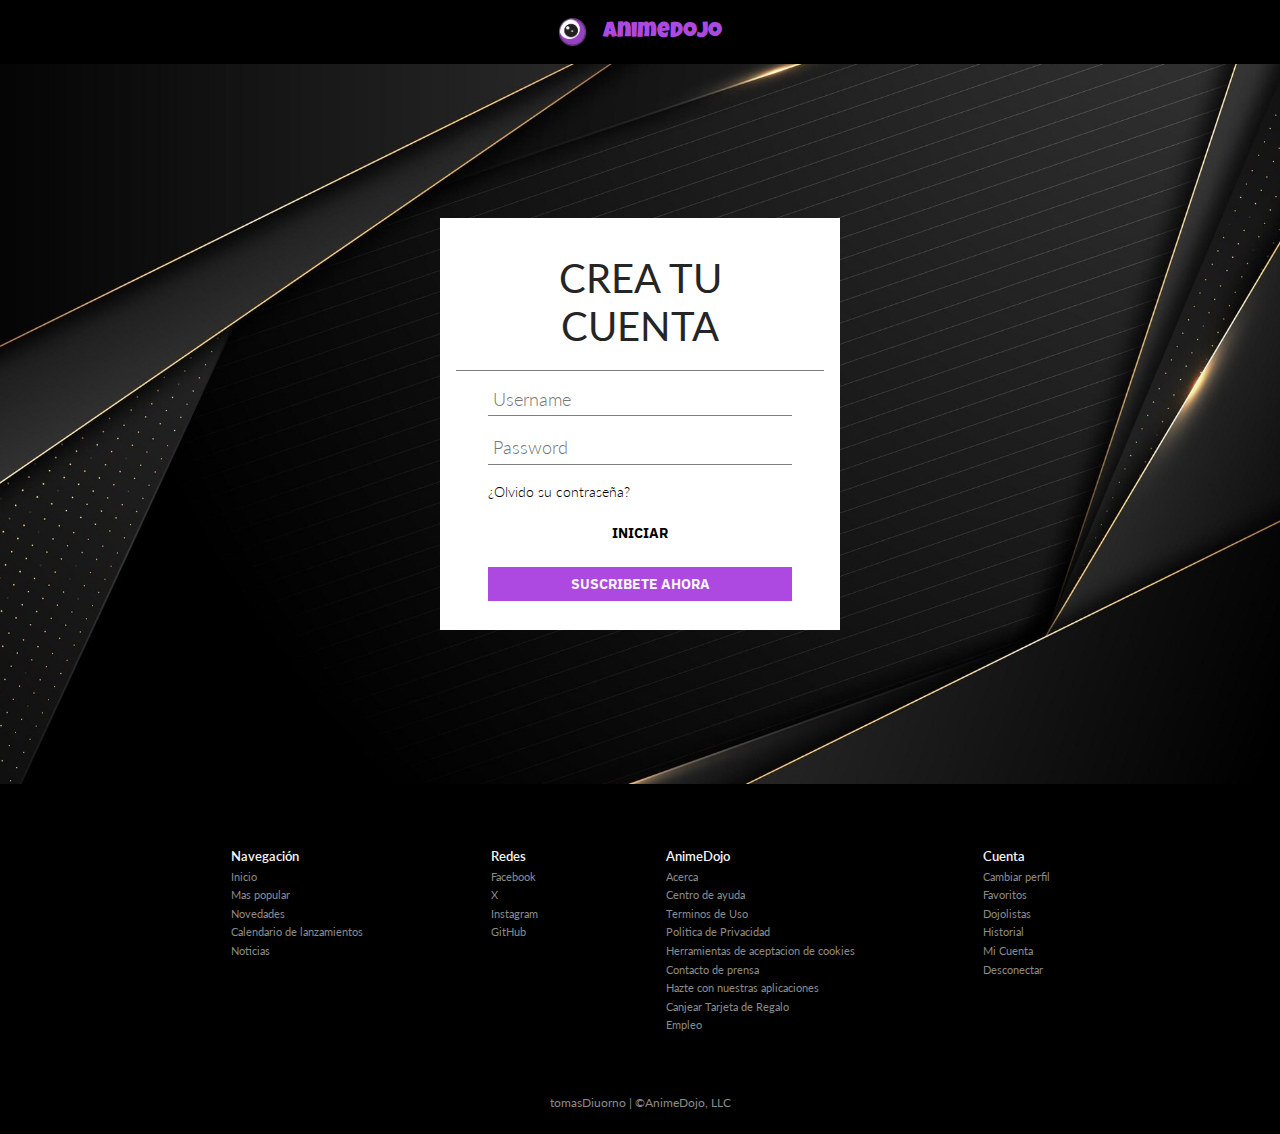
<file: pages/acces.html>
<!DOCTYPE html>
<html lang="en">
<head>
    <meta charset="UTF-8">
    <meta name="viewport" content="width=device-width, initial-scale=1.0">
    <!-- Icono Pestaña -->
    <link rel="icon" type="image/png" href="../img/logos/logo.png">

    <!-- Font awesome -->
    <link rel="stylesheet" href="https://cdnjs.cloudflare.com/ajax/libs/font-awesome/6.6.0/css/all.min.css" integrity="sha512-Kc323vGBEqzTmouAECnVceyQqyqdsSiqLQISBL29aUW4U/M7pSPA/gEUZQqv1cwx4OnYxTxve5UMg5GT6L4JJg==" crossorigin="anonymous" referrerpolicy="no-referrer" />

    <!-- CSS -->
    <link rel="stylesheet" href="../css/styles.css">
    <link rel="stylesheet" href="../css/login.css">

    <!-- FONTS -->
    <link rel="preconnect" href="https://fonts.googleapis.com">
    <link rel="preconnect" href="https://fonts.gstatic.com" crossorigin>
    <link href="https://fonts.googleapis.com/css2?family=Luckiest+Guy&display=swap" rel="stylesheet">

    <link rel="preconnect" href="https://fonts.googleapis.com">
    <link rel="preconnect" href="https://fonts.gstatic.com" crossorigin>
    <link href="https://fonts.googleapis.com/css2?family=IBM+Plex+Sans:ital,wght@0,100;0,200;0,300;0,400;0,500;0,600;0,700;1,100;1,200;1,300;1,400;1,500;1,600;1,700&family=Roboto:ital,wght@0,100;0,300;0,400;0,500;0,700;0,900;1,100;1,300;1,400;1,500;1,700;1,900&display=swap" rel="stylesheet">

    <link rel="preconnect" href="https://fonts.googleapis.com">
    <link rel="preconnect" href="https://fonts.gstatic.com" crossorigin>
    <link href="https://fonts.googleapis.com/css2?family=Lato:ital,wght@0,100;0,300;0,400;0,700;0,900;1,100;1,300;1,400;1,700;1,900&display=swap" rel="stylesheet">

    <link rel="preconnect" href="https://fonts.googleapis.com">
    <link rel="preconnect" href="https://fonts.gstatic.com" crossorigin>
    <link href="https://fonts.googleapis.com/css2?family=Bangers&family=Lato:ital,wght@0,100;0,300;0,400;0,700;0,900;1,100;1,300;1,400;1,700;1,900&family=Permanent+Marker&display=swap" rel="stylesheet">
    
    <title>Crea tu cuenta</title>
</head>
<body>
    <header class="header__login">
        <nav class="navbar navbar__login">
            <div class="img-logo__container">
                <img src="../img/logos/logo.png" alt="">
            </div>
            <a class="logo" href="../index.html">animeDojo</a>
        </nav>
    </header>
    <main class="main__login">
        <div class="form__container">
            <h1 class="login__title">Crea tu cuenta</h1>
            <form method="post">
                <div class="username">
                    <input type="text" placeholder="Username" required>
                </div>
                <div class="password">
                    <input type="password" placeholder="Password" required>
                </div>
                <div class="forgot-password">
                    <a href="#">¿Olvido su contraseña?</a>
                </div>
                <input type="submit" value="iniciar" class=" btn log-button">
                <a class="btn-sucribe btn" href="https://auth.max.com/product" target="_blank">Suscribete ahora</a>
            </form>
        </div>
    </main>
    <footer>
        <div class="footer-sections__container">
            <div class="navigation">
                <h4 class="footer__title">Navegación</h4>
                <nav class="navfooter">
                    <ul>
                        <li>
                            <a href="../index.html">Inicio</a>
                        </li>
                        <li>
                            <a href="">Mas popular</a>
                        </li>
                        <li>
                            <a href="">Novedades</a>
                        </li>
                        <li>
                            <a href="">Calendario de lanzamientos</a>
                        </li>
                        <li>
                            <a href="">Noticias</a>
                        </li>
                    </ul>
                </nav>
            </div>
            <div class="contact">
                <h4 class="footer__title">Redes</h4>
                <nav class="navfooter">
                    <ul>
                        <li>
                            <a href="https://www.facebook.com/diuornoTomas/" target="_blank">Facebook</a>
                        </li>
                        <li>
                            <a href="https://x.com/TomiiOk_" target="_blank">X</a>
                        </li>
                        <li>
                            <a href="https://www.instagram.com/tomass.di/" target="_blank">Instagram</a>
                        </li>
                        <li>
                            <a href="https://github.com/tomasDiuorno" target="_blank">GitHub</a>
                        </li>
                    </ul>
                </nav>
            </div>
            <div class="about-us">
                <h4 class="footer__title">AnimeDojo</h4>
                <nav class="navfooter">
                    <ul>
                        <li>
                            <a href="">Acerca</a>
                        </li>
                        <li>
                            <a href="">Centro de ayuda</a>
                        </li>
                        <li>
                            <a href="">Terminos de Uso</a>
                        </li>
                        <li>
                            <a href="">Politica de Privacidad</a>
                        </li>
                        <li>
                            <a href="">Herramientas de aceptacion de cookies</a>
                        </li>
                        <li>
                            <a href="">Contacto de prensa</a>
                        </li>
                        <li>
                            <a href="">Hazte con nuestras aplicaciones</a>
                        </li>
                        <li>
                            <a href="">Canjear Tarjeta de Regalo</a>
                        </li>
                        <li>
                            <a href="">Empleo</a>
                        </li>
                    </ul>
                </nav>
            </div>
            <div class="account">
                <h4 class="footer__title">Cuenta</h4>
                <nav class="navfooter">
                    <ul>
                        <li>
                            <a href="">Cambiar perfil</a>
                        </li>
                        <li>
                            <a href="">Favoritos</a>
                        </li>
                        <li>
                            <a href="">Dojolistas</a>
                        </li>
                        <li>
                            <a href="">Historial</a>
                        </li>
                        <li>
                            <a href="">Mi Cuenta</a>
                        </li>
                        <li>
                            <a href="">Desconectar</a>
                        </li>
                    </ul>
                </nav>
            </div>
        </div>
        <p class="copyrights">tomasDiuorno | ©AnimeDojo, LLC</p>
    </footer>
</body>
</html>
</file>
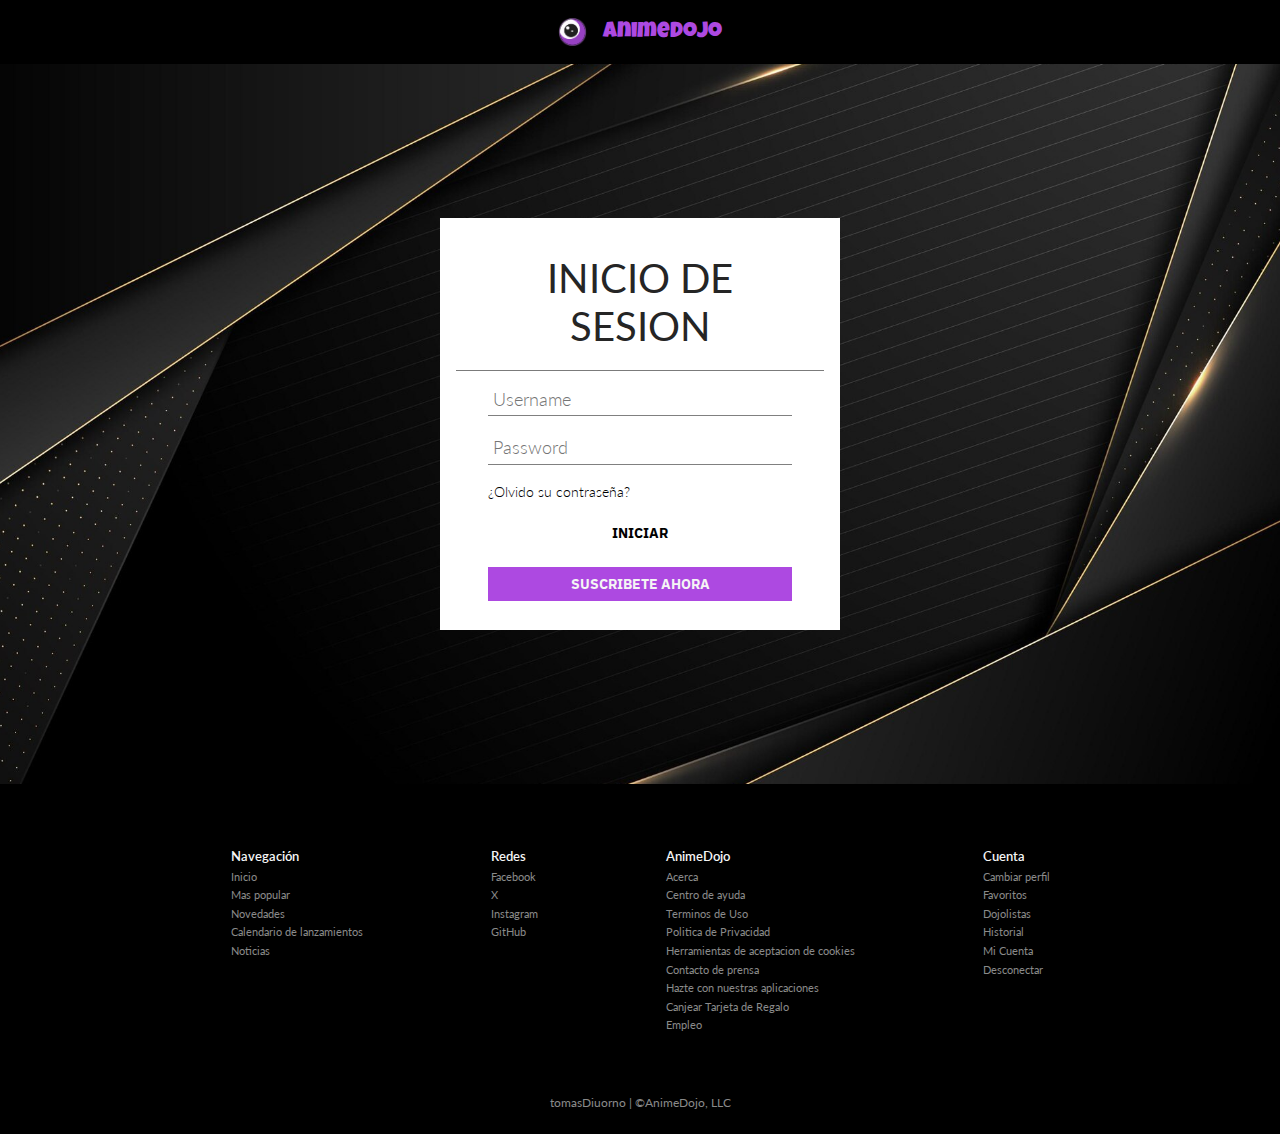
<file: pages/login.html>
<!DOCTYPE html>
<html lang="en">
<head>
    <meta charset="UTF-8">
    <meta name="viewport" content="width=device-width, initial-scale=1.0">
    <!-- Icono Pestaña -->
    <link rel="icon" type="image/png" href="../img/logos/logo.png">

    <!-- Font awesome -->
    <link rel="stylesheet" href="https://cdnjs.cloudflare.com/ajax/libs/font-awesome/6.6.0/css/all.min.css" integrity="sha512-Kc323vGBEqzTmouAECnVceyQqyqdsSiqLQISBL29aUW4U/M7pSPA/gEUZQqv1cwx4OnYxTxve5UMg5GT6L4JJg==" crossorigin="anonymous" referrerpolicy="no-referrer" />

    <!-- CSS -->
    <link rel="stylesheet" href="../css/styles.css">
    <link rel="stylesheet" href="../css/login.css">

    <!-- FONTS -->
    <link rel="preconnect" href="https://fonts.googleapis.com">
    <link rel="preconnect" href="https://fonts.gstatic.com" crossorigin>
    <link href="https://fonts.googleapis.com/css2?family=Luckiest+Guy&display=swap" rel="stylesheet">

    <link rel="preconnect" href="https://fonts.googleapis.com">
    <link rel="preconnect" href="https://fonts.gstatic.com" crossorigin>
    <link href="https://fonts.googleapis.com/css2?family=IBM+Plex+Sans:ital,wght@0,100;0,200;0,300;0,400;0,500;0,600;0,700;1,100;1,200;1,300;1,400;1,500;1,600;1,700&family=Roboto:ital,wght@0,100;0,300;0,400;0,500;0,700;0,900;1,100;1,300;1,400;1,500;1,700;1,900&display=swap" rel="stylesheet">

    <link rel="preconnect" href="https://fonts.googleapis.com">
    <link rel="preconnect" href="https://fonts.gstatic.com" crossorigin>
    <link href="https://fonts.googleapis.com/css2?family=Lato:ital,wght@0,100;0,300;0,400;0,700;0,900;1,100;1,300;1,400;1,700;1,900&display=swap" rel="stylesheet">

    <link rel="preconnect" href="https://fonts.googleapis.com">
    <link rel="preconnect" href="https://fonts.gstatic.com" crossorigin>
    <link href="https://fonts.googleapis.com/css2?family=Bangers&family=Lato:ital,wght@0,100;0,300;0,400;0,700;0,900;1,100;1,300;1,400;1,700;1,900&family=Permanent+Marker&display=swap" rel="stylesheet">
    
    <title>Ingresa</title>
</head>
<body>
    <header class="header__login">
        <nav class="navbar navbar__login">
            <div class="img-logo__container">
                <img src="../img/logos/logo.png" alt="">
            </div>
            <a class="logo" href="../index.html">animeDojo</a>
        </nav>
    </header>
    <main class="main__login">
        <div class="form__container">
            <h1 class="login__title">Inicio de sesion</h1>
            <form method="post">
                <div class="username">
                    <input type="text" placeholder="Username" required>
                </div>
                <div class="password">
                    <input type="password" placeholder="Password" required>
                </div>
                <div class="forgot-password">
                    <a href="#">¿Olvido su contraseña?</a>
                </div>
                <input type="submit" value="iniciar" class=" btn log-button">
                <a class="btn-sucribe btn" href="https://auth.max.com/product" target="_blank">Suscribete ahora</a>
            </form>
        </div>
    </main>
    <footer>
        <div class="footer-sections__container">
            <div class="navigation">
                <h4 class="footer__title">Navegación</h4>
                <nav class="navfooter">
                    <ul>
                        <li>
                            <a href="../index.html">Inicio</a>
                        </li>
                        <li>
                            <a href="">Mas popular</a>
                        </li>
                        <li>
                            <a href="">Novedades</a>
                        </li>
                        <li>
                            <a href="">Calendario de lanzamientos</a>
                        </li>
                        <li>
                            <a href="">Noticias</a>
                        </li>
                    </ul>
                </nav>
            </div>
            <div class="contact">
                <h4 class="footer__title">Redes</h4>
                <nav class="navfooter">
                    <ul>
                        <li>
                            <a href="https://www.facebook.com/diuornoTomas/" target="_blank">Facebook</a>
                        </li>
                        <li>
                            <a href="https://x.com/TomiiOk_" target="_blank">X</a>
                        </li>
                        <li>
                            <a href="https://www.instagram.com/tomass.di/" target="_blank">Instagram</a>
                        </li>
                        <li>
                            <a href="https://github.com/tomasDiuorno" target="_blank">GitHub</a>
                        </li>
                    </ul>
                </nav>
            </div>
            <div class="about-us">
                <h4 class="footer__title">AnimeDojo</h4>
                <nav class="navfooter">
                    <ul>
                        <li>
                            <a href="">Acerca</a>
                        </li>
                        <li>
                            <a href="">Centro de ayuda</a>
                        </li>
                        <li>
                            <a href="">Terminos de Uso</a>
                        </li>
                        <li>
                            <a href="">Politica de Privacidad</a>
                        </li>
                        <li>
                            <a href="">Herramientas de aceptacion de cookies</a>
                        </li>
                        <li>
                            <a href="">Contacto de prensa</a>
                        </li>
                        <li>
                            <a href="">Hazte con nuestras aplicaciones</a>
                        </li>
                        <li>
                            <a href="">Canjear Tarjeta de Regalo</a>
                        </li>
                        <li>
                            <a href="">Empleo</a>
                        </li>
                    </ul>
                </nav>
            </div>
            <div class="account">
                <h4 class="footer__title">Cuenta</h4>
                <nav class="navfooter">
                    <ul>
                        <li>
                            <a href="">Cambiar perfil</a>
                        </li>
                        <li>
                            <a href="">Favoritos</a>
                        </li>
                        <li>
                            <a href="">Dojolistas</a>
                        </li>
                        <li>
                            <a href="">Historial</a>
                        </li>
                        <li>
                            <a href="">Mi Cuenta</a>
                        </li>
                        <li>
                            <a href="">Desconectar</a>
                        </li>
                    </ul>
                </nav>
            </div>
        </div>
        <p class="copyrights">tomasDiuorno | ©AnimeDojo, LLC</p>
    </footer>
</body>
</html>
</file>
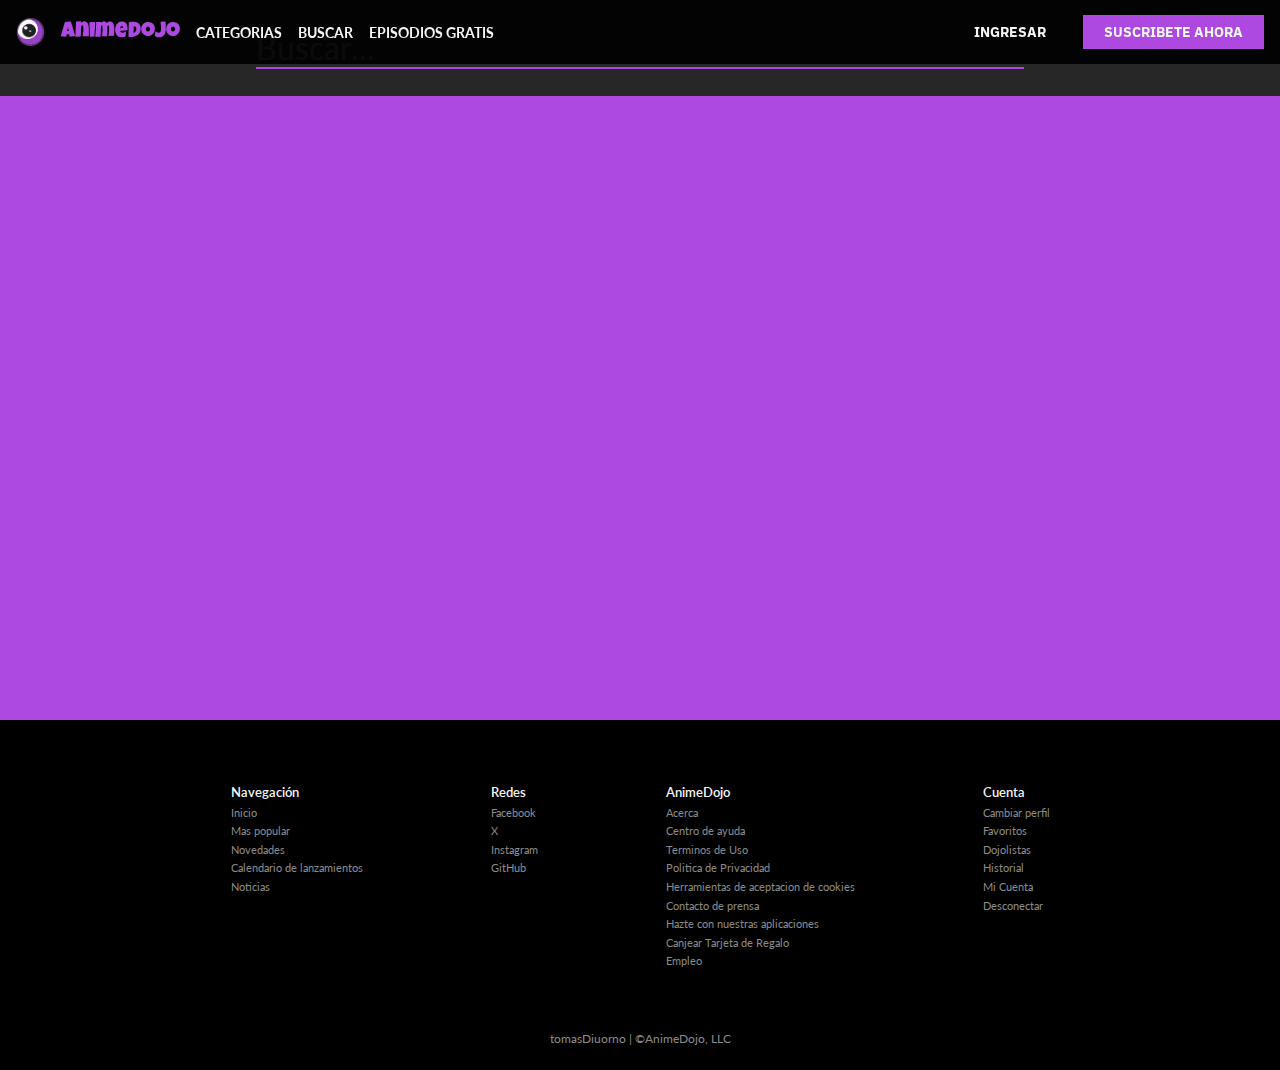
<file: pages/search.html>
<!DOCTYPE html>
<html lang="en">

<head>
    <meta charset="UTF-8">
    <meta name="viewport" content="width=device-width, initial-scale=1.0">

    <!-- Icono Pestaña -->
    <link rel="icon" type="image/png" href="../img/logos/logo.png">

    <!-- Font awesome -->
    <link rel="stylesheet" href="https://cdnjs.cloudflare.com/ajax/libs/font-awesome/6.6.0/css/all.min.css"
        integrity="sha512-Kc323vGBEqzTmouAECnVceyQqyqdsSiqLQISBL29aUW4U/M7pSPA/gEUZQqv1cwx4OnYxTxve5UMg5GT6L4JJg=="
        crossorigin="anonymous" referrerpolicy="no-referrer" />

    <!-- CSS -->
    <link rel="stylesheet" href="../css/styles.css">
    <link rel="stylesheet" href="../css/search.css">

    <!-- FONTS -->
    <link rel="preconnect" href="https://fonts.googleapis.com">
    <link rel="preconnect" href="https://fonts.gstatic.com" crossorigin>
    <link href="https://fonts.googleapis.com/css2?family=Luckiest+Guy&display=swap" rel="stylesheet">

    <link rel="preconnect" href="https://fonts.googleapis.com">
    <link rel="preconnect" href="https://fonts.gstatic.com" crossorigin>
    <link
        href="https://fonts.googleapis.com/css2?family=IBM+Plex+Sans:ital,wght@0,100;0,200;0,300;0,400;0,500;0,600;0,700;1,100;1,200;1,300;1,400;1,500;1,600;1,700&family=Roboto:ital,wght@0,100;0,300;0,400;0,500;0,700;0,900;1,100;1,300;1,400;1,500;1,700;1,900&display=swap"
        rel="stylesheet">
    <link rel="preconnect" href="https://fonts.googleapis.com">
    <link rel="preconnect" href="https://fonts.gstatic.com" crossorigin>
    <link
        href="https://fonts.googleapis.com/css2?family=Lato:ital,wght@0,100;0,300;0,400;0,700;0,900;1,100;1,300;1,400;1,700;1,900&display=swap"
        rel="stylesheet">

    <link rel="preconnect" href="https://fonts.googleapis.com">
    <link rel="preconnect" href="https://fonts.gstatic.com" crossorigin>
    <link
        href="https://fonts.googleapis.com/css2?family=Bangers&family=Lato:ital,wght@0,100;0,300;0,400;0,700;0,900;1,100;1,300;1,400;1,700;1,900&family=Permanent+Marker&display=swap"
        rel="stylesheet">
    <title>AnimeDojo</title>
</head>

<body>
    <header>
        <nav class="navbar">
            <div class="img-logo__container">
                <img src="../img/logos/logo.png" alt="">
            </div>
            <a class="logo" href="../index.html">animeDojo</a>
            <ul class="navbar__items__container">
                <li>
                    <span class="navbar__items" href="">Categorias</span>
                    <div class="categories__container">
                        <ul>
                            <li class="categories"><a href="">Accion</a></li>
                            <li class="categories"><a href="">Aventura</a></li>
                            <li class="categories"><a href="">Comedia</a></li>
                            <li class="categories"><a href="">Drama</a></li>
                            <li class="categories"><a href="">Fantasia</a></li>
                            <li class="categories"><a href="">Musical</a></li>
                            <li class="categories"><a href="">Romance</a></li>
                            <li class="categories"><a href="">Ciencia Ficción</a></li>
                            <li class="categories"><a href="">Seinen</a></li>
                            <li class="categories"><a href="">Shoujo</a></li>
                            <li class="categories"><a href="">Shounen</a></li>
                            <li class="categories"><a href="">Recuentos de la Vida</a></li>
                            <li class="categories"><a href="">Deportes</a></li>
                            <li class="categories"><a href="">Sobrenatural</a></li>
                            <li class="categories"><a href="">Thiller</a></li>
                        </ul>
                    </div>
                </li>
                <li>
                    <a class="navbar__items" href="./search.html">Buscar</a>
                </li>
                <li>
                    <a class="navbar__items" href="">Episodios gratis</a>
                </li>
            </ul>
        </nav>
        <div class="buttons__container">
            <a class="btn-login btn" href="./login.html">Ingresar</a>
            <a class="btn-sucribe btn" href="./suscribe.html">Suscribete ahora</a>
        </div>
    </header>
    <main class="search-menu">
        <section class="search-section">
            <div class="search-bar__container">
                <input class="search-bar" type="text" placeholder="Buscar...">
            </div>
            <div class="search-content__container"></div>
        </section>
    </main>
    <footer>
        <div class="footer-sections__container">
            <div class="navigation">
                <h4 class="footer__title">Navegación</h4>
                <nav class="navfooter">
                    <ul>
                        <li>
                            <a href="../index.html">Inicio</a>
                        </li>
                        <li>
                            <a href="">Mas popular</a>
                        </li>
                        <li>
                            <a href="">Novedades</a>
                        </li>
                        <li>
                            <a href="">Calendario de lanzamientos</a>
                        </li>
                        <li>
                            <a href="">Noticias</a>
                        </li>
                    </ul>
                </nav>
            </div>
            <div class="contact">
                <h4 class="footer__title">Redes</h4>
                <nav class="navfooter">
                    <ul>
                        <li>
                            <a href="https://www.facebook.com/diuornoTomas/" target="_blank">Facebook</a>
                        </li>
                        <li>
                            <a href="https://x.com/TomiiOk_" target="_blank">X</a>
                        </li>
                        <li>
                            <a href="https://www.instagram.com/tomass.di/" target="_blank">Instagram</a>
                        </li>
                        <li>
                            <a href="https://github.com/tomasDiuorno" target="_blank">GitHub</a>
                        </li>
                    </ul>
                </nav>
            </div>
            <div class="about-us">
                <h4 class="footer__title">AnimeDojo</h4>
                <nav class="navfooter">
                    <ul>
                        <li>
                            <a href="">Acerca</a>
                        </li>
                        <li>
                            <a href="">Centro de ayuda</a>
                        </li>
                        <li>
                            <a href="">Terminos de Uso</a>
                        </li>
                        <li>
                            <a href="">Politica de Privacidad</a>
                        </li>
                        <li>
                            <a href="">Herramientas de aceptacion de cookies</a>
                        </li>
                        <li>
                            <a href="">Contacto de prensa</a>
                        </li>
                        <li>
                            <a href="">Hazte con nuestras aplicaciones</a>
                        </li>
                        <li>
                            <a href="">Canjear Tarjeta de Regalo</a>
                        </li>
                        <li>
                            <a href="">Empleo</a>
                        </li>
                    </ul>
                </nav>
            </div>
            <div class="account">
                <h4 class="footer__title">Cuenta</h4>
                <nav class="navfooter">
                    <ul>
                        <li>
                            <a href="">Cambiar perfil</a>
                        </li>
                        <li>
                            <a href="">Favoritos</a>
                        </li>
                        <li>
                            <a href="">Dojolistas</a>
                        </li>
                        <li>
                            <a href="">Historial</a>
                        </li>
                        <li>
                            <a href="">Mi Cuenta</a>
                        </li>
                        <li>
                            <a href="">Desconectar</a>
                        </li>
                    </ul>
                </nav>
            </div>
        </div>
        <p class="copyrights">tomasDiuorno | ©AnimeDojo, LLC</p>
    </footer>
</body>

</html>
</file>
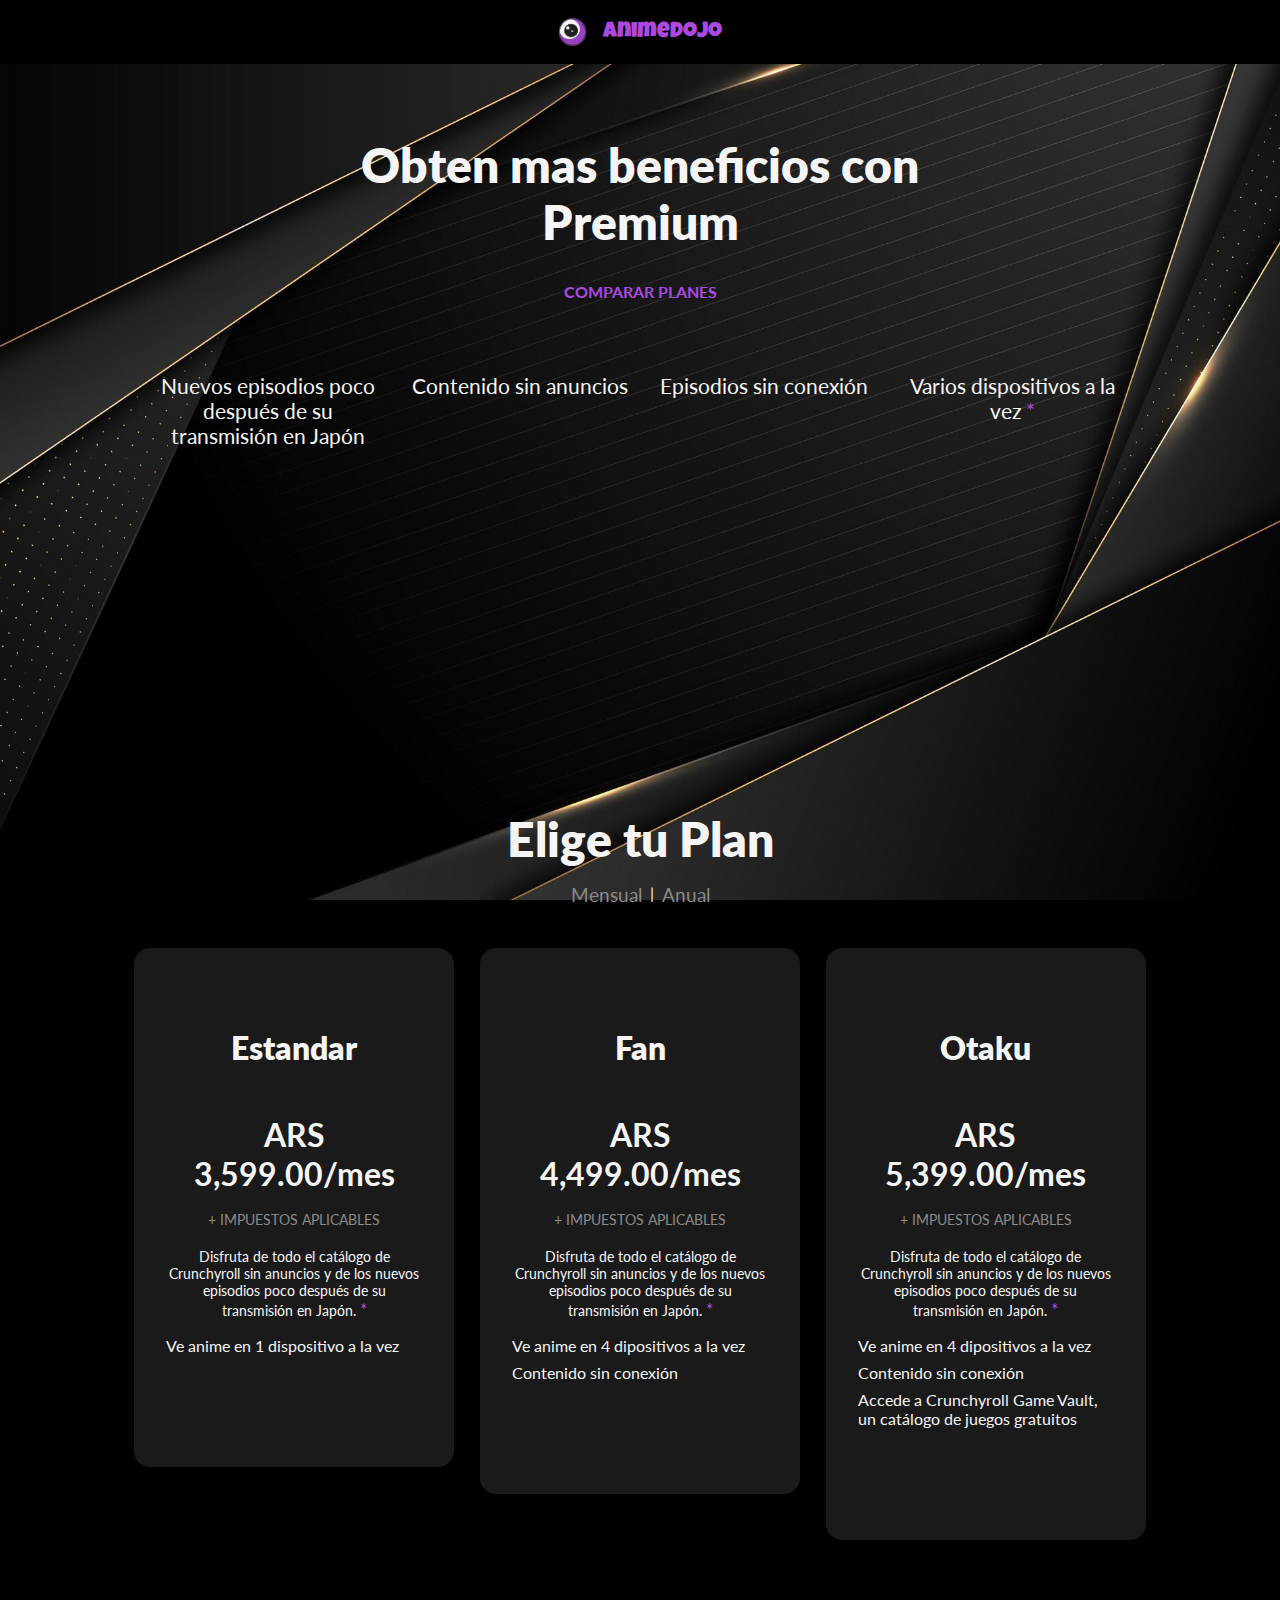
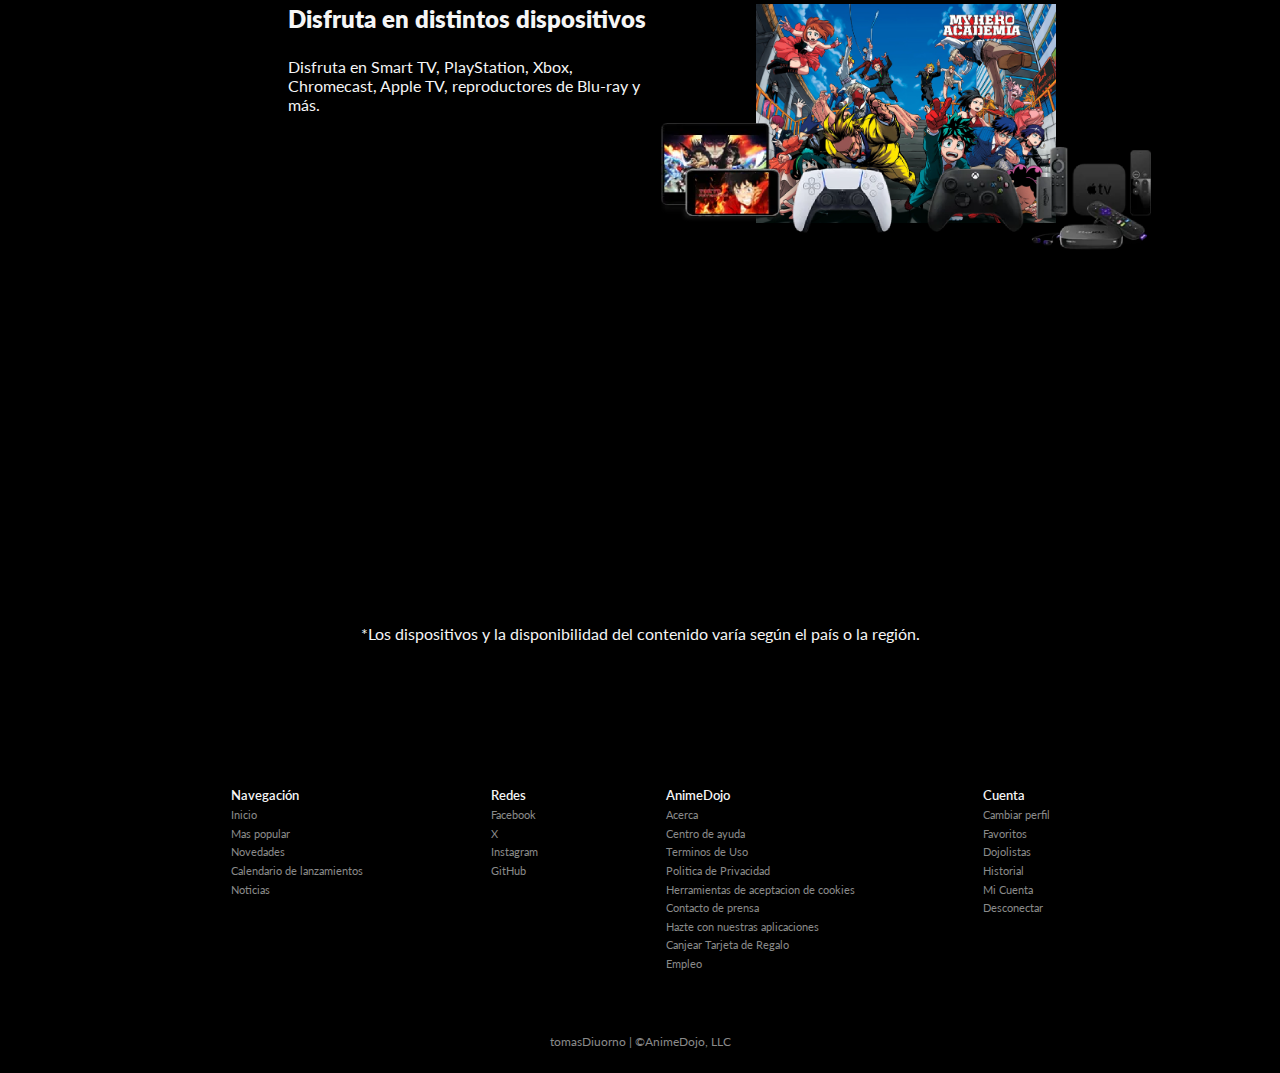
<file: pages/suscribe.html>
<!DOCTYPE html>
<html lang="en">
<head>
    <meta charset="UTF-8">
    <meta name="viewport" content="width=device-width, initial-scale=1.0">
        <!-- Icono Pestaña -->
        <link rel="icon" type="image/png" href="../img/logos/logo.png">

        <!-- Font awesome -->
        <link rel="stylesheet" href="https://cdnjs.cloudflare.com/ajax/libs/font-awesome/6.6.0/css/all.min.css" integrity="sha512-Kc323vGBEqzTmouAECnVceyQqyqdsSiqLQISBL29aUW4U/M7pSPA/gEUZQqv1cwx4OnYxTxve5UMg5GT6L4JJg==" crossorigin="anonymous" referrerpolicy="no-referrer" />
    
        <!-- CSS -->
        <link rel="stylesheet" href="../css/styles.css">
        <link rel="stylesheet" href="../css/suscribe.css">
    
        <!-- FONTS -->
        <link rel="preconnect" href="https://fonts.googleapis.com">
        <link rel="preconnect" href="https://fonts.gstatic.com" crossorigin>
        <link href="https://fonts.googleapis.com/css2?family=Luckiest+Guy&display=swap" rel="stylesheet">
    
        <link rel="preconnect" href="https://fonts.googleapis.com">
        <link rel="preconnect" href="https://fonts.gstatic.com" crossorigin>
        <link href="https://fonts.googleapis.com/css2?family=IBM+Plex+Sans:ital,wght@0,100;0,200;0,300;0,400;0,500;0,600;0,700;1,100;1,200;1,300;1,400;1,500;1,600;1,700&family=Roboto:ital,wght@0,100;0,300;0,400;0,500;0,700;0,900;1,100;1,300;1,400;1,500;1,700;1,900&display=swap" rel="stylesheet">
    
        <link rel="preconnect" href="https://fonts.googleapis.com">
        <link rel="preconnect" href="https://fonts.gstatic.com" crossorigin>
        <link href="https://fonts.googleapis.com/css2?family=Lato:ital,wght@0,100;0,300;0,400;0,700;0,900;1,100;1,300;1,400;1,700;1,900&display=swap" rel="stylesheet">
    
        <link rel="preconnect" href="https://fonts.googleapis.com">
        <link rel="preconnect" href="https://fonts.gstatic.com" crossorigin>
        <link href="https://fonts.googleapis.com/css2?family=Bangers&family=Lato:ital,wght@0,100;0,300;0,400;0,700;0,900;1,100;1,300;1,400;1,700;1,900&family=Permanent+Marker&display=swap" rel="stylesheet">
    
    <title>Suscribete</title>
</head>
<body class="body-suscribe">
    <header class="header__login">
        <nav class="navbar navbar__login">
            <div class="img-logo__container">
                <img src="../img/logos/logo.png" alt="">
            </div>
            <a class="logo" href="../index.html">animeDojo</a>
        </nav>
    </header>
    <main class="main__suscribe">
        <div class="suscribe-title__container">
            <h2>Obten mas beneficios con<br>Premium</h2>
        </div>
        <div class="show-me-plans__container">
            <a href="#suscribe-plans">Comparar planes <i class="fa-solid fa-arrow-down"></i></a>
        </div>
        <section class="benefits__container">
            <div class="benefits-block">
                <i class="fa-regular fa-clock"></i>
                <p>Nuevos episodios poco después de su transmisión en Japón</p>
            </div>
            <div class="benefits-block">
                <i class="fa-solid fa-circle-exclamation"></i>
                <p>Contenido sin anuncios</p>
            </div>
            <div class="benefits-block">
                <i class="fa-solid fa-plane"></i>
                <p>Episodios sin conexión</p>
            </div>
            <div class="benefits-block">
                <div class="multiple-divices">
                    <i class="fa-solid fa-desktop"></i>
                    <i class="fa-solid fa-mobile"></i>
                </div>
                <p>Varios dispositivos a la vez <a href="#divices-clarify__container">*</a></p>
            </div>
        </section>
        <section class="suscribe__container" id="suscribe-plans">
            <div class="suscribe-title__container">
                <h2>Elige tu Plan</h2>
            </div>
            <div class="plan-selector__container">
                <button type="button" id="monthly-btn">Mensual</button>
                <span>|</span>
                <button type="button" id="annual-btn">Anual</button>
            </div>
            <div class="general-plans__container">
                <div class="monthly__plans__container">
                    <div class="plan__container">
                        <h2>Estandar</h2>
                        <div class="plan__price">
                            <p id="plan-price-1">ARS 3,599.00/mes</p>
                            <span class="tax-clarification">+ impuestos aplicables</span>
                        </div>
                        <div class="suscribe-description__container">
                            <p>Disfruta de todo el catálogo de Crunchyroll sin anuncios y de los nuevos episodios poco después de su transmisión en Japón. <a href="#divices-clarify__container">*</a></p>
                        </div>
                        <ul class="plan-details__container">
                            <li class="plan-details">
                                <i class="fa-solid fa-check"></i>
                                Ve anime en 1 dispositivo a la vez
                            </li>
                        </ul>
                    </div>
                    <div class="plan__container">
                        <h2>Fan</h2>
                        <div class="plan__price">
                            <p id="plan-price-2">ARS 4,499.00/mes</p>
                            <span class="tax-clarification">+ impuestos aplicables</span>
                        </div>
                        <div class="suscribe-description__container">
                            <p>Disfruta de todo el catálogo de Crunchyroll sin anuncios y de los nuevos episodios poco después de su transmisión en Japón. <a href="#divices-clarify__container">*</a></p>
                        </div>
                        <ul class="plan-details__container">
                            <li class="plan-details">
                                <i class="fa-solid fa-check"></i>
                                Ve anime en 4 dipositivos a la vez
                            </li>
                            <li class="plan-details">
                                <i class="fa-solid fa-check"></i>
                                Contenido sin conexión
                            </li>
                        </ul>
                    </div>
                    <div class="plan__container">
                        <h2>Otaku</h2>
                        <div class="plan__price">
                            <p id="plan-price-3">ARS 5,399.00/mes</p>
                            <span class="tax-clarification">+ impuestos aplicables</span>
                        </div>
                        <div class="suscribe-description__container">
                            <p>Disfruta de todo el catálogo de Crunchyroll sin anuncios y de los nuevos episodios poco después de su transmisión en Japón. <a href="#divices-clarify__container">*</a></p>
                        </div>
                        <ul class="plan-details__container">
                            <li class="plan-details">
                                <i class="fa-solid fa-check"></i>
                                Ve anime en 4 dipositivos a la vez
                            </li>
                            <li class="plan-details">
                                <i class="fa-solid fa-check"></i>
                                Contenido sin conexión
                            </li>
                            <li class="plan-details">
                                <i class="fa-solid fa-check"></i>
                                Accede a Crunchyroll Game Vault, un catálogo de juegos gratuitos
                            </li>
                        </ul>
                    </div>
                </div>
            </div>
        </section>
        <section class="multiplatform__container">
            <div class="multiplatform-text__container">
                <h2><i class="fa-solid fa-play"></i> Disfruta en distintos dispositivos</h2>
                <p>
                Disfruta en Smart TV, PlayStation, Xbox, 
                Chromecast, Apple TV, reproductores de Blu-ray y 
                más.
                </p>
            </div>
            <div class="multiplatform-image__container">
                <img class="background__multiplatform-image" src="../img/banners/my-hero-academy.jpg" alt="">
                <img class="divices-img" src="../img/others/devices.png" alt="">
            </div>
        </section>
        <section id="divices-clarify__container">
            <p class="divices-clarify">*Los dispositivos y la disponibilidad del contenido varía según el país o la región.</p>
        </section>
    </main>
    <footer>
        <div class="footer-sections__container">
            <div class="navigation">
                <h4 class="footer__title">Navegación</h4>
                <nav class="navfooter">
                    <ul>
                        <li>
                            <a href="../index.html">Inicio</a>
                        </li>
                        <li>
                            <a href="">Mas popular</a>
                        </li>
                        <li>
                            <a href="">Novedades</a>
                        </li>
                        <li>
                            <a href="">Calendario de lanzamientos</a>
                        </li>
                        <li>
                            <a href="">Noticias</a>
                        </li>
                    </ul>
                </nav>
            </div>
            <div class="contact">
                <h4 class="footer__title">Redes</h4>
                <nav class="navfooter">
                    <ul>
                        <li>
                            <a href="https://www.facebook.com/diuornoTomas/" target="_blank">Facebook</a>
                        </li>
                        <li>
                            <a href="https://x.com/TomiiOk_" target="_blank">X</a>
                        </li>
                        <li>
                            <a href="https://www.instagram.com/tomass.di/" target="_blank">Instagram</a>
                        </li>
                        <li>
                            <a href="https://github.com/tomasDiuorno" target="_blank">GitHub</a>
                        </li>
                    </ul>
                </nav>
            </div>
            <div class="about-us">
                <h4 class="footer__title">AnimeDojo</h4>
                <nav class="navfooter">
                    <ul>
                        <li>
                            <a href="">Acerca</a>
                        </li>
                        <li>
                            <a href="">Centro de ayuda</a>
                        </li>
                        <li>
                            <a href="">Terminos de Uso</a>
                        </li>
                        <li>
                            <a href="">Politica de Privacidad</a>
                        </li>
                        <li>
                            <a href="">Herramientas de aceptacion de cookies</a>
                        </li>
                        <li>
                            <a href="">Contacto de prensa</a>
                        </li>
                        <li>
                            <a href="">Hazte con nuestras aplicaciones</a>
                        </li>
                        <li>
                            <a href="">Canjear Tarjeta de Regalo</a>
                        </li>
                        <li>
                            <a href="">Empleo</a>
                        </li>
                    </ul>
                </nav>
            </div>
            <div class="account">
                <h4 class="footer__title">Cuenta</h4>
                <nav class="navfooter">
                    <ul>
                        <li>
                            <a href="">Cambiar perfil</a>
                        </li>
                        <li>
                            <a href="">Favoritos</a>
                        </li>
                        <li>
                            <a href="">Dojolistas</a>
                        </li>
                        <li>
                            <a href="">Historial</a>
                        </li>
                        <li>
                            <a href="">Mi Cuenta</a>
                        </li>
                        <li>
                            <a href="">Desconectar</a>
                        </li>
                    </ul>
                </nav>
            </div>
        </div>
        <p class="copyrights">tomasDiuorno | ©AnimeDojo, LLC</p>
    </footer>
    <script src="../js/app.js"></script>
</body>
</html>
</file>
<file: css/styles.css>
*{
    margin: 0;
    padding: 0;
    box-sizing: border-box;
    font-family: "Lato", sans-serif;
}

/*----------INICIO HEADER----------*/
header{
    width: 100%;
    background-color: rgba(0, 0, 0, .9);
    height: 4em;
    padding: 0 1em;
    position: fixed;
    z-index: 9;
    justify-content: space-between;
    display: flex;
}
.header__login{
    position: relative;
    background-color: #000000;
    display: flex;
    justify-content: center;
    width: 100%;
}
.navbar{
    position: relative;
    display: flex;
    align-items: center;
    height: 100%;
    gap: 1em;
}
.navbar__login{
    justify-content: center;
}
.img-logo__container{
    height: 1.8em;
}
.img-logo__container img{
    height: 100%;
}
.logo{
    text-decoration: none;
    font-size: 1.4em;
    font-family: "Luckiest Guy", cursive;
    font-weight: 400;
    font-style: normal;
    align-self: center;
    color: #AD49E1;
    transition: .5s;
}
.logo:hover{
    color: #f5f5f5;
}
.navbar .navbar__items__container{
    display: flex;
    align-items: center;
    list-style-type: none;
    text-transform: uppercase;
    font-weight: 700;
    font-style: normal;
    gap: 1em;
    height: 100%;
}
.navbar ul li{
    display: flex;
    flex-direction: column;
    width: fit-content;
    height: 100%;
    justify-content: center;
}
.navbar__items{
    text-decoration: none;
    color: #f5f5f5;
    transition: .5s;
    font-size: .875em;
    cursor: pointer;
    display: flex;
    align-items: center;
}
.navbar__items:hover{
    color: #AD49E1;
}
.categories__container{
    background-color: rgba(0, 0, 0, .9);
    display: none;
    z-index: 8;
    position: absolute;
    height: 100%;
    top: 4em;
    left: 9.625em;
}
.navbar ul li:hover .categories__container{
    display: block;
}
.categories__container ul{
    display: flex;
    flex-direction: column;
    position: absolute;
    top: auto;
    background-color: rgba(0, 0, 0, .9);
}
.categories__container ul li{
    padding: .2em;
    width: 100%;
    height: 100%;
}
.categories a{
    color: #f5f5f5;
    text-align: center;
    text-decoration: none;
}
.categories__container ul li:hover{
    background-color: #8a8a8a;
}
.categories__container ul li a{
    padding: .2em;
}
.buttons__container{
    display: flex;
    align-items: center;
    gap: 1em;
}
.btn{
    padding: .6em 1.5em;
    transition: .5s;
    text-decoration: none;
    color: #f5f5f5;
    text-transform: uppercase;
    font-size: .875em;
    font-family: "IBM Plex Sans", sans-serif;
    font-weight: 700;
    font-style: normal;    
    text-align: center;
}
.btn-sucribe, .btn-episodes{
    background-color: #AD49E1;
}
.btn-sucribe:hover,.btn-episodes:hover {
    background-color: #5b1481;
}
.btn-login:hover{
    background-color: rgba(71, 71, 71, 0.9);
}
/*----------FIN HEADER----------*/

/*----------MAIN----------*/
main{
    width: 100%;
    height: 100%;
    background-color: #000000;
}
/*----------FIN MAIN----------*/

/*----------FOOTER----------*/
footer{
    height: 100%;
    background-color: #000000;
}
.footer-sections__container{
    display: flex;
    justify-content: center;
    gap: 8em;
    padding: 4em 0;
}
.navfooter ul li{
    margin-top: .5em;
    list-style-type: none;
    font-style: normal;
    font-size: .7em;
    font-weight: 400;
    gap: 1em;
}
.navfooter ul li a{
    color: #8a8a8a;
    text-decoration: none;
    transition: .5s;
}
.navfooter ul li a:hover{
    color: #f5f5f5;
    text-decoration: underline;
}
.footer__title{
    font-size: .8em;
    font-weight: 600;
    color: #f5f5f5;
}
.copyrights{
    color: #8a8a8a;
    text-align: center;
    font-weight: 400;
    font-size: .75em;
    padding-bottom: 2em;
}
/*----------FIN FOOTER----------*/

/*----------EXTRAS----------*/
h1{
    color: #f5f5f5;
    font-weight: 900;
    font-style: normal;
    font-size: 2.5em;
}
h2{
    color: #f5f5f5;
    font-weight: 800;
    font-style: normal;
    padding-bottom: 1em;
}
h4{
    color: #f5f5f5;
    font-weight: 600;
    font-style: normal;
    font-size: .975em;
}
h5{
    color: #8a8a8a;
    font-weight: 600;
    font-style: normal;
    text-transform: uppercase;
    font-size: .65em;
}
</file>
<file: css/login.css>
.main__login{
    height: 80vh;
    background-image: url(../img/backgrounds/pikaso_edit.jpeg);
    background-position: center center;
    background-repeat: no-repeat;
    background-size: cover;
    background-attachment: fixed;
    display: flex;
    justify-content: center;
    align-items: center;
}
.form__container{
    background-color: rgba(255, 255, 255);
    width: 25em;
    height: fit-content;
    padding: 1em;
}
.login__title{
    color: rgb(37, 37, 37);
    font-weight: 400;
    font-style: normal;
    text-transform: uppercase;
    text-align: center;
    border-bottom: .04em solid #7b7b7b;
    padding: .5em;
}
.form__container form{
    padding: .8em 2em;
    box-sizing: border-box;
    display: flex;
    flex-direction: column;
    gap: 1em;
}
.username input, .password input{
    font-size: 1em;
    border-style: none;
    border-bottom: 1px solid grey;
    padding: .3em;
    width: 100%;
    font-family: "Lato", sans-serif;
    font-weight: 300;
    font-style: normal;
    font-size: 1.1em;
    outline: none;
    background-color: transparent;
}
.log-button{
    border-style: none;
    color: #000000;
    background-color: #ffffff;
    cursor: pointer;
    width: 100%;
}
.log-button:hover{
    background-color: rgba(190, 190, 190, 0.5);
}
.forgot-password a{
    color: #000000;
    text-decoration: none;
    font-family: "Lato", sans-serif;
    font-weight: 300;
    font-style: normal;
    font-size: .875em;
}
.forgot-password a:hover{
    text-decoration: underline;
}
</file>
<file: css/search.css>
.search-menu{
    height: 80dvh;
}
.search-menu .search-section{
    width: 100%;
    height: 100%;
}
.search-menu .search-section .search-bar__container{
    width: 100%;
    height: 6em;
    background-color: rgb(39, 39, 39);
    display: flex;
    align-items: center;
    justify-content: center;
    padding: 0 20%;
}
.search-menu .search-section .search-bar__container input{
    width: 100%;
    border: none;
    border-bottom: .07em solid #ad49e1;
    font-size: 2em;
    background-color: transparent;
    color: rgb(255, 255, 255);
    outline: 0;
}
.search-menu .search-section .search-content__container{
    background-color: #ad49e1;
    width: 100%;
    height: 100%;
}
</file>
<file: css/suscribe.css>
*{
    scroll-behavior: smooth;
}
/*----------MAIN SUSCRIPCION----------*/
.main__suscribe{
    height: 100%;
    background-color: #000000;
    background-image: url(../img/backgrounds/pikaso_edit.jpeg);
    background-position: center center;
    background-repeat: no-repeat;
    background-size: cover;
    background-attachment: fixed;
}
/*----------BENIFICIOS----------*/
.suscribe-title__container{
    width: 100%;
    display: flex;
    justify-content: center;
}
.suscribe-title__container h2{
    text-align: center;
    font-size: 3em;
    padding: 1.5em 0 0 0;
}
.show-me-plans__container{
    padding: 2em;
    width: 100%;
    text-align: center;
}
.show-me-plans__container a{
    color: #ad49e1;
    font-weight: 700;
    text-decoration: none;
    text-transform: uppercase;
}
.show-me-plans__container a:hover{
    color: #f5f5f5;
}
.benefits__container{
    display: flex;
    justify-content: center;
    height: 45vh;
}
.benefits-block{
    max-width: 16em;
    height: 100%;
    padding: 1em;
    border-radius: 1em;
    display: flex;
    flex-direction: column;
    gap: 1.5em;
    align-items: center;
    transition: .3s;
}
.benefits-block:hover{
    transform: scale(1.1);
}
.benefits-block p{
    color: #f5f5f5;
    font-size: 1.3em;
    text-align: center;
}
.benefits-block p a{
    color: #ad49e1;
    text-decoration: none;
}
.fa-clock{
    color: #ad49e1;
    font-size: 5em;
}
.fa-circle-exclamation{
    color: #ff5e00;
    font-size: 5em;
}
.fa-plane{
    color: #ffee00;
    font-size: 5em;
}
.multiple-divices{
    position: relative;
    width: fit-content;
}
.fa-desktop{
    font-size: 5em;
    color: #00ffff;
    width: 100%;
    position: relative;
}
.fa-mobile{
    font-size: 2.5em;
    color: #f5f5f5;
    position: absolute;
    bottom: 2%;
    right: 2%;
}
/*----------FIN BENEFICIOS----------*/

/*----------PLANES----------*/

.monthly__plans__container{
    width: 100%;
    display: flex;
    gap: 2%;
    justify-content: center;
    padding: 2% 0 5%;
}
.monthly__plans__container h2{
    font-size: 2em;
}
.plan-selector__container{
    width: 100%;
    justify-content: center;
    padding: 1em .5em;
    display: flex;
    gap: .5em;
    color: #f5f5f5;
}
.plan-selector__container button{
    color: #8a8a8a;
    font-size: 1.2em;
    text-decoration: none;
    background-color: transparent;
    border-style: none;
    cursor: pointer;
}
#monthly-btn:hover, #annual-btn:hover{
    text-decoration: underline;
    color: #f5f5f5;
}
.plan__container{
    text-align: center;
    height: 100%;
    width: 20em;
    border-radius: 1em;
    display: flex;
    flex-direction: column;
    gap: 1em;
    padding: 5em 2em 7em 2em;
    background-color: rgba(255, 255, 255, .1);
    transition: .3s;
}
.plan__container:hover{
    background-color: rgba(255, 255, 255, .2);
}
.plan__price{
    font-size: 2em;
    color: #f5f5f5;
    font-weight: 700;
}
.tax-clarification{
    font-size: .45em;
    font-weight: 400;
    text-transform: uppercase;
    color: #8a8a8a;
}
.suscribe-description__container p{
    color: #f5f5f5;
    font-size: .9em;
}
.suscribe-description__container p a{
    text-decoration: none;
    color: #ad49e1;
    font-size: 1.2em;
    height: fit-content;
}
.plan-details__container{
    list-style-type: none;
    color: #f5f5f5;
    text-align: start;
    display: flex;
    flex-direction: column;
    gap: .5em;
}
.fa-check{
    color: #ad49e1;
}
/*----------FIN PLANES----------*/

/*----------MULTIPLATAFORMA----------*/
.multiplatform__container{
    width: 100%;
    display: flex;
    justify-content: center;
    gap: 2em;
    padding: 0 10em;
    height: 60vh;
}
.multiplatform-text__container{
    width: 100%;
    color: #f5f5f5;
    padding-left: 8em;
}
.multiplatform-image__container{
    width: 100%;
    height: fit-content;
    position: relative;
    display: flex;
    justify-content: center;
}
.background__multiplatform-image{
    width: 70%;
    position: relative;
    padding-bottom: 2em;
}
.divices-img{
    position: absolute;
    bottom: 0;
}
.fa-play{
    color: #ad49e1;
}
/*----------FIN MULTIPLATAFORMA----------*/

#divices-clarify__container{
    width: 100%;
    text-align: center;
    color: #f5f5f5;
    padding: 5em 0;
}

/*----------FIN MAIN SUSCRIPCION----------*/
</file>
